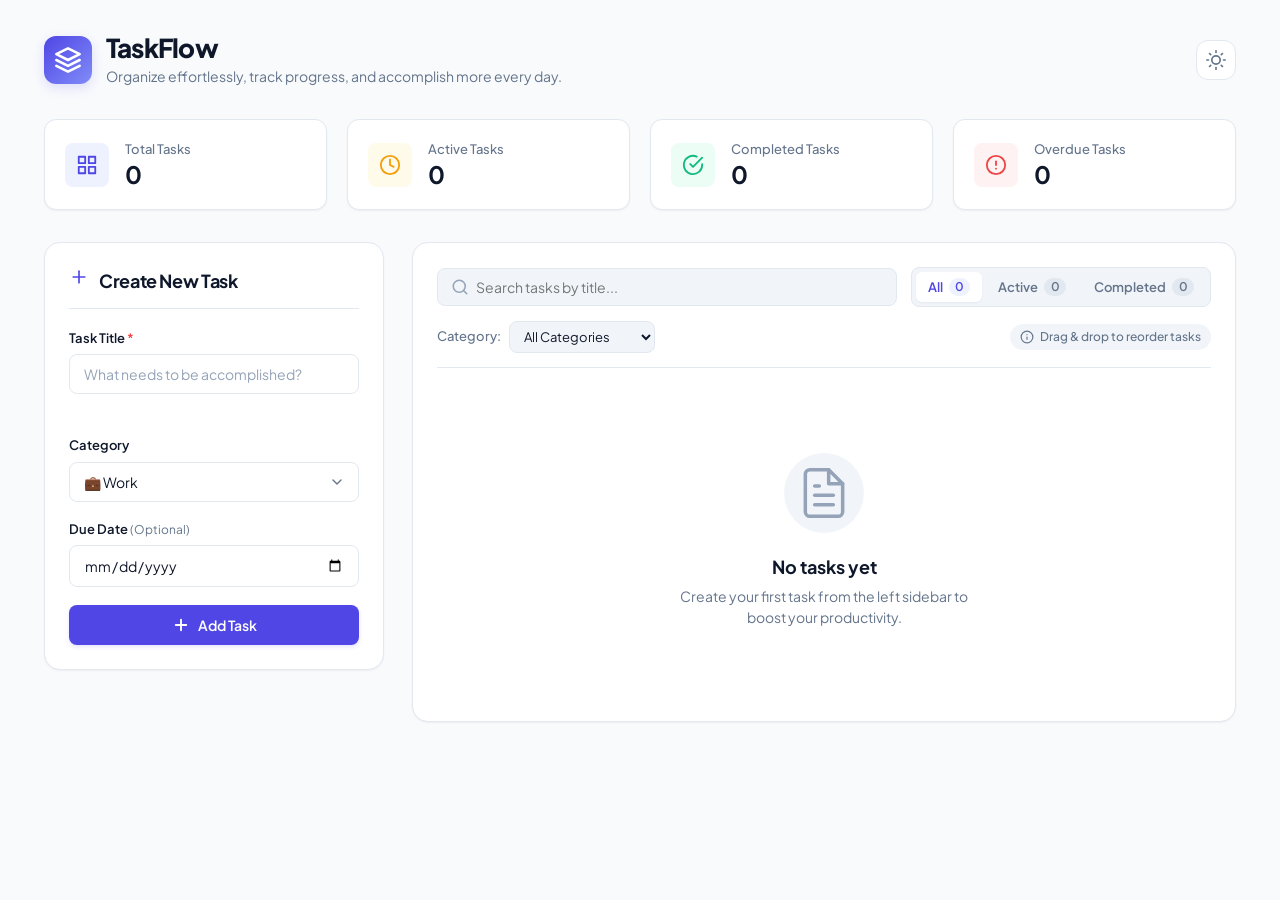
<file: Dynamic Task Manager & Productivity Tracker (CRUD)/index.html>
<!DOCTYPE html>
<html lang="en">
<head>
  <meta charset="UTF-8">
  <meta name="viewport" content="width=device-width, initial-scale=1.0">
  <meta name="description" content="TaskFlow - A modern, dynamic task manager and productivity tracker. Organize tasks, track stats, and boost your daily productivity.">
  <title>TaskFlow — Dynamic Task Manager & Productivity Tracker</title>
  <link rel="stylesheet" href="style.css">
  <!-- Preconnect to Google Fonts for sleek typography -->
  <link rel="preconnect" href="https://fonts.googleapis.com">
  <link rel="preconnect" href="https://fonts.gstatic.com" crossorigin>
  <link href="https://fonts.googleapis.com/css2?family=Plus+Jakarta+Sans:wght@400;500;600;700;800&display=swap" rel="stylesheet">
</head>
<body>
  <!-- App Container -->
  <div class="app-wrapper">
    <!-- Header -->
    <header class="app-header">
      <div class="header-content">
        <div class="brand">
          <div class="brand-logo" aria-hidden="true">
            <svg width="28" height="28" viewBox="0 0 24 24" fill="none" stroke="currentColor" stroke-width="2.2" stroke-linecap="round" stroke-linejoin="round">
              <path d="M12 2L2 7l10 5 10-5-10-5zM2 17l10 5 10-5M2 12l10 5 10-5"/>
            </svg>
          </div>
          <div class="brand-text">
            <h1 class="app-title">TaskFlow</h1>
            <p class="app-subtitle">Organize effortlessly, track progress, and accomplish more every day.</p>
          </div>
        </div>
        <div class="header-actions">
          <button id="themeToggleBtn" class="btn-icon" aria-label="Toggle color theme" title="Toggle color theme">
            <svg id="themeIconSun" class="icon-theme" width="20" height="20" viewBox="0 0 24 24" fill="none" stroke="currentColor" stroke-width="2" stroke-linecap="round" stroke-linejoin="round">
              <circle cx="12" cy="12" r="5"></circle>
              <line x1="12" y1="1" x2="12" y2="3"></line>
              <line x1="12" y1="21" x2="12" y2="23"></line>
              <line x1="4.22" y1="4.22" x2="5.64" y2="5.64"></line>
              <line x1="18.36" y1="18.36" x2="19.78" y2="19.78"></line>
              <line x1="1" y1="12" x2="3" y2="12"></line>
              <line x1="21" y1="12" x2="23" y2="12"></line>
              <line x1="4.22" y1="19.78" x2="5.64" y2="18.36"></line>
              <line x1="18.36" y1="5.64" x2="19.78" y2="4.22"></line>
            </svg>
            <svg id="themeIconMoon" class="icon-theme is-hidden" width="20" height="20" viewBox="0 0 24 24" fill="none" stroke="currentColor" stroke-width="2" stroke-linecap="round" stroke-linejoin="round">
              <path d="M21 12.79A9 9 0 1 1 11.21 3 7 7 0 0 0 21 12.79z"></path>
            </svg>
          </button>
        </div>
      </div>
    </header>

    <!-- Productivity Statistics Dashboard -->
    <section class="stats-section" aria-label="Productivity Statistics">
      <div class="stats-grid">
        <!-- Total Tasks -->
        <div class="stat-card stat-total">
          <div class="stat-icon-wrapper">
            <svg width="22" height="22" viewBox="0 0 24 24" fill="none" stroke="currentColor" stroke-width="2" stroke-linecap="round" stroke-linejoin="round">
              <rect x="3" y="3" width="7" height="7"></rect>
              <rect x="14" y="3" width="7" height="7"></rect>
              <rect x="14" y="14" width="7" height="7"></rect>
              <rect x="3" y="14" width="7" height="7"></rect>
            </svg>
          </div>
          <div class="stat-info">
            <span class="stat-label">Total Tasks</span>
            <span class="stat-value" id="statTotal">0</span>
          </div>
        </div>

        <!-- Active Tasks -->
        <div class="stat-card stat-active">
          <div class="stat-icon-wrapper">
            <svg width="22" height="22" viewBox="0 0 24 24" fill="none" stroke="currentColor" stroke-width="2" stroke-linecap="round" stroke-linejoin="round">
              <circle cx="12" cy="12" r="10"></circle>
              <polyline points="12 6 12 12 16 14"></polyline>
            </svg>
          </div>
          <div class="stat-info">
            <span class="stat-label">Active Tasks</span>
            <span class="stat-value" id="statActive">0</span>
          </div>
        </div>

        <!-- Completed Tasks -->
        <div class="stat-card stat-completed">
          <div class="stat-icon-wrapper">
            <svg width="22" height="22" viewBox="0 0 24 24" fill="none" stroke="currentColor" stroke-width="2" stroke-linecap="round" stroke-linejoin="round">
              <path d="M22 11.08V12a10 10 0 1 1-5.93-9.14"></path>
              <polyline points="22 4 12 14.01 9 11.01"></polyline>
            </svg>
          </div>
          <div class="stat-info">
            <span class="stat-label">Completed Tasks</span>
            <span class="stat-value" id="statCompleted">0</span>
          </div>
        </div>

        <!-- Overdue Tasks -->
        <div class="stat-card stat-overdue">
          <div class="stat-icon-wrapper">
            <svg width="22" height="22" viewBox="0 0 24 24" fill="none" stroke="currentColor" stroke-width="2" stroke-linecap="round" stroke-linejoin="round">
              <circle cx="12" cy="12" r="10"></circle>
              <line x1="12" y1="8" x2="12" y2="12"></line>
              <line x1="12" y1="16" x2="12.01" y2="16"></line>
            </svg>
          </div>
          <div class="stat-info">
            <span class="stat-label">Overdue Tasks</span>
            <span class="stat-value" id="statOverdue">0</span>
          </div>
        </div>
      </div>
    </section>

    <!-- Main Content Layout -->
    <main class="main-dashboard">
      <!-- Left Column: Task Creator Card -->
      <aside class="create-task-sidebar">
        <section class="card create-card" aria-labelledby="createTaskHeading">
          <div class="card-header">
            <div class="card-header-icon" aria-hidden="true">
              <svg width="20" height="20" viewBox="0 0 24 24" fill="none" stroke="currentColor" stroke-width="2" stroke-linecap="round" stroke-linejoin="round">
                <line x1="12" y1="5" x2="12" y2="19"></line>
                <line x1="5" y1="12" x2="19" y2="12"></line>
              </svg>
            </div>
            <h2 id="createTaskHeading" class="card-title">Create New Task</h2>
          </div>

          <form id="createTaskForm" class="task-form" novalidate>
            <!-- Task Title Input -->
            <div class="form-group">
              <label for="taskTitleInput" class="form-label">
                Task Title <span class="required-asterisk" aria-hidden="true">*</span>
              </label>
              <input
                type="text"
                id="taskTitleInput"
                class="form-input"
                placeholder="What needs to be accomplished?"
                maxlength="150"
                autocomplete="off"
                required
              >
              <div id="createTitleError" class="validation-message" role="alert" aria-live="polite"></div>
            </div>

            <!-- Task Category Selector -->
            <div class="form-group">
              <label for="taskCategorySelect" class="form-label">Category</label>
              <div class="select-wrapper">
                <select id="taskCategorySelect" class="form-select">
                  <option value="Work">💼 Work</option>
                  <option value="Personal">🏡 Personal</option>
                  <option value="Study">📚 Study</option>
                  <option value="Other">✨ Other</option>
                </select>
                <svg class="select-arrow" width="16" height="16" viewBox="0 0 24 24" fill="none" stroke="currentColor" stroke-width="2" stroke-linecap="round" stroke-linejoin="round">
                  <polyline points="6 9 12 15 18 9"></polyline>
                </svg>
              </div>
            </div>

            <!-- Task Due Date Input -->
            <div class="form-group">
              <label for="taskDueDateInput" class="form-label">
                Due Date <span class="optional-tag">(Optional)</span>
              </label>
              <input
                type="date"
                id="taskDueDateInput"
                class="form-input date-input"
              >
            </div>

            <!-- Submit Button -->
            <button type="submit" id="addTaskBtn" class="btn btn-primary btn-block">
              <svg width="18" height="18" viewBox="0 0 24 24" fill="none" stroke="currentColor" stroke-width="2.5" stroke-linecap="round" stroke-linejoin="round">
                <line x1="12" y1="5" x2="12" y2="19"></line>
                <line x1="5" y1="12" x2="19" y2="12"></line>
              </svg>
              <span>Add Task</span>
            </button>
          </form>
        </section>
      </aside>

      <!-- Right Column: Task Management, Filters, Search & Task List -->
      <section class="task-manager-area" aria-label="Task Management Area">
        <div class="card task-list-card">
          <!-- Filter & Search Toolbar -->
          <div class="list-toolbar">
            <!-- Search bar -->
            <div class="search-box">
              <svg class="search-icon" width="18" height="18" viewBox="0 0 24 24" fill="none" stroke="currentColor" stroke-width="2" stroke-linecap="round" stroke-linejoin="round">
                <circle cx="11" cy="11" r="8"></circle>
                <line x1="21" y1="21" x2="16.65" y2="16.65"></line>
              </svg>
              <input
                type="text"
                id="searchInput"
                class="search-input"
                placeholder="Search tasks by title..."
                autocomplete="off"
                aria-label="Search tasks"
              >
              <button type="button" id="clearSearchBtn" class="clear-search-btn is-hidden" aria-label="Clear search input">
                <svg width="14" height="14" viewBox="0 0 24 24" fill="none" stroke="currentColor" stroke-width="2" stroke-linecap="round" stroke-linejoin="round">
                  <line x1="18" y1="6" x2="6" y2="18"></line>
                  <line x1="6" y1="6" x2="18" y2="18"></line>
                </svg>
              </button>
            </div>

            <!-- Status Filters -->
            <div class="filter-controls" role="group" aria-label="Task Status Filters">
              <button type="button" class="filter-btn is-active" data-filter="all">
                All <span class="filter-count" id="countFilterAll">0</span>
              </button>
              <button type="button" class="filter-btn" data-filter="active">
                Active <span class="filter-count" id="countFilterActive">0</span>
              </button>
              <button type="button" class="filter-btn" data-filter="completed">
                Completed <span class="filter-count" id="countFilterCompleted">0</span>
              </button>
            </div>
          </div>

          <!-- Secondary Toolbar: Category filter & Drag hint -->
          <div class="sub-toolbar">
            <div class="category-filter-group">
              <label for="categoryFilterSelect" class="sub-toolbar-label">Category:</label>
              <select id="categoryFilterSelect" class="form-select select-sm">
                <option value="all">All Categories</option>
                <option value="Work">💼 Work</option>
                <option value="Personal">🏡 Personal</option>
                <option value="Study">📚 Study</option>
                <option value="Other">✨ Other</option>
              </select>
            </div>

            <div class="reorder-info-badge" id="reorderInfoBadge" aria-live="polite">
              <svg width="14" height="14" viewBox="0 0 24 24" fill="none" stroke="currentColor" stroke-width="2" stroke-linecap="round" stroke-linejoin="round">
                <circle cx="12" cy="12" r="10"></circle>
                <line x1="12" y1="16" x2="12" y2="12"></line>
                <line x1="12" y1="8" x2="12.01" y2="8"></line>
              </svg>
              <span id="reorderInfoText">Drag &amp; drop to reorder tasks</span>
            </div>
          </div>

          <!-- Task List Container -->
          <div class="task-list-wrapper">
            <ul id="taskList" class="task-list" aria-label="Tasks list">
              <!-- Dynamically populated tasks -->
            </ul>

            <!-- Empty State Display -->
            <div id="emptyState" class="empty-state is-hidden">
              <div class="empty-state-icon" id="emptyStateIcon">
                <svg width="56" height="56" viewBox="0 0 24 24" fill="none" stroke="currentColor" stroke-width="1.5" stroke-linecap="round" stroke-linejoin="round">
                  <path d="M14 2H6a2 2 0 0 0-2 2v16a2 2 0 0 0 2 2h12a2 2 0 0 0 2-2V8z"></path>
                  <polyline points="14 2 14 8 20 8"></polyline>
                  <line x1="16" y1="13" x2="8" y2="13"></line>
                  <line x1="16" y1="17" x2="8" y2="17"></line>
                  <polyline points="10 9 9 9 8 9"></polyline>
                </svg>
              </div>
              <h3 class="empty-state-title" id="emptyStateTitle">No tasks found</h3>
              <p class="empty-state-text" id="emptyStateText">Get started by creating a new task from the sidebar.</p>
            </div>
          </div>
        </div>
      </section>
    </main>
  </div>

  <!-- Edit Task Modal -->
  <div id="editModal" class="modal-backdrop is-hidden" role="dialog" aria-modal="true" aria-labelledby="editModalTitle">
    <div class="modal-card">
      <div class="modal-header">
        <h3 id="editModalTitle" class="modal-title">Edit Task</h3>
        <button type="button" id="closeEditModalBtn" class="btn-icon modal-close-btn" aria-label="Close edit modal">
          <svg width="20" height="20" viewBox="0 0 24 24" fill="none" stroke="currentColor" stroke-width="2" stroke-linecap="round" stroke-linejoin="round">
            <line x1="18" y1="6" x2="6" y2="18"></line>
            <line x1="6" y1="6" x2="18" y2="18"></line>
          </svg>
        </button>
      </div>

      <form id="editTaskForm" class="task-form" novalidate>
        <input type="hidden" id="editTaskId">
        
        <div class="form-group">
          <label for="editTaskTitleInput" class="form-label">
            Task Title <span class="required-asterisk" aria-hidden="true">*</span>
          </label>
          <input
            type="text"
            id="editTaskTitleInput"
            class="form-input"
            maxlength="150"
            autocomplete="off"
            required
          >
          <div id="editTitleError" class="validation-message" role="alert" aria-live="polite"></div>
        </div>

        <div class="form-group">
          <label for="editTaskCategorySelect" class="form-label">Category</label>
          <div class="select-wrapper">
            <select id="editTaskCategorySelect" class="form-select">
              <option value="Work">💼 Work</option>
              <option value="Personal">🏡 Personal</option>
              <option value="Study">📚 Study</option>
              <option value="Other">✨ Other</option>
            </select>
            <svg class="select-arrow" width="16" height="16" viewBox="0 0 24 24" fill="none" stroke="currentColor" stroke-width="2" stroke-linecap="round" stroke-linejoin="round">
              <polyline points="6 9 12 15 18 9"></polyline>
            </svg>
          </div>
        </div>

        <div class="form-group">
          <label for="editTaskDueDateInput" class="form-label">
            Due Date <span class="optional-tag">(Optional)</span>
          </label>
          <input
            type="date"
            id="editTaskDueDateInput"
            class="form-input date-input"
          >
        </div>

        <div class="modal-footer">
          <button type="button" id="cancelEditBtn" class="btn btn-secondary">Cancel</button>
          <button type="submit" id="saveEditBtn" class="btn btn-primary">Save Changes</button>
        </div>
      </form>
    </div>
  </div>

  <!-- Delete Confirmation Modal -->
  <div id="deleteModal" class="modal-backdrop is-hidden" role="alertdialog" aria-modal="true" aria-labelledby="deleteModalTitle" aria-describedby="deleteModalDesc">
    <div class="modal-card modal-card-sm">
      <div class="modal-danger-icon" aria-hidden="true">
        <svg width="28" height="28" viewBox="0 0 24 24" fill="none" stroke="currentColor" stroke-width="2" stroke-linecap="round" stroke-linejoin="round">
          <path d="M10.29 3.86L1.82 18a2 2 0 0 0 1.71 3h16.94a2 2 0 0 0 1.71-3L13.71 3.86a2 2 0 0 0-3.42 0z"></path>
          <line x1="12" y1="9" x2="12" y2="13"></line>
          <line x1="12" y1="17" x2="12.01" y2="17"></line>
        </svg>
      </div>
      <h3 id="deleteModalTitle" class="modal-title text-center">Delete Task?</h3>
      <p id="deleteModalDesc" class="modal-desc text-center">
        Are you sure you want to permanently delete <strong id="deleteTaskTitleSpan">this task</strong>? This action cannot be undone.
      </p>

      <div class="modal-footer modal-footer-center">
        <button type="button" id="cancelDeleteBtn" class="btn btn-secondary">Cancel</button>
        <button type="button" id="confirmDeleteBtn" class="btn btn-danger">Delete Task</button>
      </div>
    </div>
  </div>

  <!-- Toast Notification Container -->
  <div id="toastContainer" class="toast-container" aria-live="assertive" aria-atomic="true"></div>

  <!-- Application Logic -->
  <script src="script.js"></script>
</body>
</html>
</file>
<file: Dynamic Task Manager & Productivity Tracker (CRUD)/style.css>
/* ==========================================================================
   TaskFlow — Modern Task Manager & Productivity Tracker Stylesheet
   ========================================================================== */

/* --------------------------------------------------------------------------
   CSS Custom Properties (Color Palette, Spacing, Typography & Shadows)
   -------------------------------------------------------------------------- */
:root {
  /* Brand & Theme Colors (Light Mode Default) */
  --bg-primary: #f8fafc;
  --bg-surface: #ffffff;
  --bg-surface-elevated: #ffffff;
  --bg-subtle: #f1f5f9;
  --bg-hover: #e2e8f0;

  --text-main: #0f172a;
  --text-muted: #64748b;
  --text-subtle: #94a3b8;
  --text-inverse: #ffffff;

  --border-light: #e2e8f0;
  --border-focus: #6366f1;

  /* Accent Colors */
  --primary: #4f46e5;
  --primary-hover: #4338ca;
  --primary-light: #eef2ff;
  --primary-glow: rgba(79, 70, 229, 0.15);

  --success: #10b981;
  --success-light: #ecfdf5;
  --success-border: #a7f3d0;

  --danger: #ef4444;
  --danger-hover: #dc2626;
  --danger-light: #fef2f2;
  --danger-border: #fecaca;

  --warning: #f59e0b;
  --warning-light: #fffbeb;

  /* Category Badges */
  --cat-work-bg: #eff6ff;
  --cat-work-text: #1d4ed8;
  --cat-work-border: #bfdbfe;

  --cat-personal-bg: #f0fdf4;
  --cat-personal-text: #15803d;
  --cat-personal-border: #bbf7d0;

  --cat-study-bg: #fffbeb;
  --cat-study-text: #b45309;
  --cat-study-border: #fde68a;

  --cat-other-bg: #f5f3ff;
  --cat-other-text: #6d28d9;
  --cat-other-border: #ddd6fe;

  /* Shadows */
  --shadow-sm: 0 1px 2px 0 rgba(0, 0, 0, 0.05);
  --shadow-md: 0 4px 6px -1px rgba(0, 0, 0, 0.07), 0 2px 4px -2px rgba(0, 0, 0, 0.05);
  --shadow-lg: 0 10px 15px -3px rgba(0, 0, 0, 0.08), 0 4px 6px -4px rgba(0, 0, 0, 0.04);
  --shadow-xl: 0 20px 25px -5px rgba(0, 0, 0, 0.1), 0 8px 10px -6px rgba(0, 0, 0, 0.05);

  /* Radius & Transitions */
  --radius-sm: 8px;
  --radius-md: 12px;
  --radius-lg: 16px;
  --radius-full: 9999px;

  --transition-fast: 0.15s ease;
  --transition-normal: 0.25s ease;
  --transition-bounce: 0.3s cubic-bezier(0.34, 1.56, 0.64, 1);
}

/* Dark Mode Theme Overrides */
[data-theme="dark"] {
  --bg-primary: #0b0f19;
  --bg-surface: #131b2e;
  --bg-surface-elevated: #1a243d;
  --bg-subtle: #1e293b;
  --bg-hover: #334155;

  --text-main: #f8fafc;
  --text-muted: #94a3b8;
  --text-subtle: #64748b;
  --text-inverse: #0f172a;

  --border-light: #25334d;
  --border-focus: #818cf8;

  --primary: #6366f1;
  --primary-hover: #4f46e5;
  --primary-light: rgba(99, 102, 241, 0.15);
  --primary-glow: rgba(99, 102, 241, 0.3);

  --success-light: rgba(16, 185, 129, 0.15);
  --success-border: rgba(16, 185, 129, 0.3);

  --danger-light: rgba(239, 68, 68, 0.15);
  --danger-border: rgba(239, 68, 68, 0.3);

  --warning-light: rgba(245, 158, 11, 0.15);

  --cat-work-bg: rgba(37, 99, 235, 0.18);
  --cat-work-text: #93c5fd;
  --cat-work-border: rgba(59, 130, 246, 0.3);

  --cat-personal-bg: rgba(21, 128, 61, 0.18);
  --cat-personal-text: #86efac;
  --cat-personal-border: rgba(34, 197, 94, 0.3);

  --cat-study-bg: rgba(180, 83, 9, 0.2);
  --cat-study-text: #fde047;
  --cat-study-border: rgba(234, 179, 8, 0.3);

  --cat-other-bg: rgba(109, 40, 217, 0.2);
  --cat-other-text: #d8b4fe;
  --cat-other-border: rgba(168, 85, 247, 0.3);

  --shadow-sm: 0 1px 2px 0 rgba(0, 0, 0, 0.3);
  --shadow-md: 0 4px 6px -1px rgba(0, 0, 0, 0.4), 0 2px 4px -2px rgba(0, 0, 0, 0.3);
  --shadow-lg: 0 10px 15px -3px rgba(0, 0, 0, 0.5), 0 4px 6px -4px rgba(0, 0, 0, 0.4);
  --shadow-xl: 0 20px 25px -5px rgba(0, 0, 0, 0.6), 0 8px 10px -6px rgba(0, 0, 0, 0.5);
}

/* --------------------------------------------------------------------------
   Reset & Base Styles
   -------------------------------------------------------------------------- */
*, *::before, *::after {
  box-sizing: border-box;
  margin: 0;
  padding: 0;
}

body {
  font-family: 'Plus Jakarta Sans', system-ui, -apple-system, BlinkMacSystemFont, 'Segoe UI', Roboto, sans-serif;
  background-color: var(--bg-primary);
  color: var(--text-main);
  line-height: 1.5;
  -webkit-font-smoothing: antialiased;
  -moz-osx-font-smoothing: grayscale;
  min-height: 100vh;
  transition: background-color var(--transition-normal), color var(--transition-normal);
}

/* Accessible focus visible indicators */
:focus-visible {
  outline: 2px solid var(--border-focus);
  outline-offset: 2px;
}

/* Helper Utilities */
.is-hidden {
  display: none !important;
}

.text-center {
  text-align: center;
}

/* --------------------------------------------------------------------------
   App Layout
   -------------------------------------------------------------------------- */
.app-wrapper {
  max-width: 1240px;
  margin: 0 auto;
  padding: 1.5rem 1rem 3rem 1rem;
}

@media (min-width: 640px) {
  .app-wrapper {
    padding: 2rem 1.5rem 4rem 1.5rem;
  }
}

/* --------------------------------------------------------------------------
   Header
   -------------------------------------------------------------------------- */
.app-header {
  margin-bottom: 2rem;
}

.header-content {
  display: flex;
  justify-content: space-between;
  align-items: center;
  gap: 1rem;
}

.brand {
  display: flex;
  align-items: center;
  gap: 0.875rem;
}

.brand-logo {
  display: flex;
  align-items: center;
  justify-content: center;
  width: 48px;
  height: 48px;
  background: linear-gradient(135deg, var(--primary), #818cf8);
  color: #ffffff;
  border-radius: var(--radius-md);
  box-shadow: 0 4px 12px var(--primary-glow);
  flex-shrink: 0;
}

.app-title {
  font-size: 1.625rem;
  font-weight: 800;
  letter-spacing: -0.03em;
  color: var(--text-main);
  line-height: 1.2;
}

.app-subtitle {
  font-size: 0.875rem;
  color: var(--text-muted);
  margin-top: 0.2rem;
}

/* Theme Toggle Button */
.btn-icon {
  display: inline-flex;
  align-items: center;
  justify-content: center;
  width: 40px;
  height: 40px;
  border-radius: var(--radius-md);
  border: 1px solid var(--border-light);
  background-color: var(--bg-surface);
  color: var(--text-muted);
  cursor: pointer;
  transition: all var(--transition-fast);
}

.btn-icon:hover {
  background-color: var(--bg-hover);
  color: var(--text-main);
  border-color: var(--text-subtle);
}

/* --------------------------------------------------------------------------
   Productivity Statistics Cards
   -------------------------------------------------------------------------- */
.stats-section {
  margin-bottom: 2rem;
}

.stats-grid {
  display: grid;
  grid-template-columns: repeat(2, 1fr);
  gap: 1rem;
}

@media (min-width: 840px) {
  .stats-grid {
    grid-template-columns: repeat(4, 1fr);
    gap: 1.25rem;
  }
}

.stat-card {
  background-color: var(--bg-surface);
  border: 1px solid var(--border-light);
  border-radius: var(--radius-md);
  padding: 1.25rem;
  display: flex;
  align-items: center;
  gap: 1rem;
  box-shadow: var(--shadow-sm);
  transition: transform var(--transition-fast), box-shadow var(--transition-fast);
}

.stat-card:hover {
  transform: translateY(-2px);
  box-shadow: var(--shadow-md);
}

.stat-icon-wrapper {
  display: flex;
  align-items: center;
  justify-content: center;
  width: 44px;
  height: 44px;
  border-radius: var(--radius-sm);
  flex-shrink: 0;
}

.stat-total .stat-icon-wrapper {
  background-color: var(--primary-light);
  color: var(--primary);
}

.stat-active .stat-icon-wrapper {
  background-color: var(--warning-light);
  color: var(--warning);
}

.stat-completed .stat-icon-wrapper {
  background-color: var(--success-light);
  color: var(--success);
}

.stat-overdue .stat-icon-wrapper {
  background-color: var(--danger-light);
  color: var(--danger);
}

.stat-info {
  display: flex;
  flex-direction: column;
}

.stat-label {
  font-size: 0.8125rem;
  font-weight: 500;
  color: var(--text-muted);
}

.stat-value {
  font-size: 1.5rem;
  font-weight: 700;
  letter-spacing: -0.02em;
  color: var(--text-main);
  line-height: 1.2;
}

/* --------------------------------------------------------------------------
   Main Dashboard Layout (Sidebar + Task Area)
   -------------------------------------------------------------------------- */
.main-dashboard {
  display: grid;
  grid-template-columns: 1fr;
  gap: 1.5rem;
  align-items: start;
}

@media (min-width: 960px) {
  .main-dashboard {
    grid-template-columns: 340px 1fr;
    gap: 1.75rem;
  }
}

/* --------------------------------------------------------------------------
   Card Components
   -------------------------------------------------------------------------- */
.card {
  background-color: var(--bg-surface);
  border: 1px solid var(--border-light);
  border-radius: var(--radius-lg);
  box-shadow: var(--shadow-sm);
  padding: 1.5rem;
}

.card-header {
  display: flex;
  align-items: center;
  gap: 0.625rem;
  margin-bottom: 1.25rem;
  padding-bottom: 0.875rem;
  border-bottom: 1px solid var(--border-light);
}

.card-header-icon {
  color: var(--primary);
}

.card-title {
  font-size: 1.125rem;
  font-weight: 700;
  color: var(--text-main);
  letter-spacing: -0.02em;
}

/* --------------------------------------------------------------------------
   Forms & Inputs
   -------------------------------------------------------------------------- */
.task-form {
  display: flex;
  flex-direction: column;
  gap: 1.125rem;
}

.form-group {
  display: flex;
  flex-direction: column;
  gap: 0.375rem;
}

.form-label {
  font-size: 0.8125rem;
  font-weight: 600;
  color: var(--text-main);
}

.required-asterisk {
  color: var(--danger);
}

.optional-tag {
  font-size: 0.75rem;
  font-weight: 400;
  color: var(--text-muted);
}

.form-input,
.form-select {
  width: 100%;
  padding: 0.625rem 0.875rem;
  font-family: inherit;
  font-size: 0.875rem;
  color: var(--text-main);
  background-color: var(--bg-surface);
  border: 1px solid var(--border-light);
  border-radius: var(--radius-sm);
  transition: border-color var(--transition-fast), box-shadow var(--transition-fast), background-color var(--transition-fast);
}

.form-input:focus,
.form-select:focus {
  border-color: var(--primary);
  box-shadow: 0 0 0 3px var(--primary-light);
  outline: none;
}

.form-input::placeholder {
  color: var(--text-subtle);
}

.date-input {
  color-scheme: light;
}

[data-theme="dark"] .date-input {
  color-scheme: dark;
}

/* Custom Select with chevron */
.select-wrapper {
  position: relative;
  display: flex;
  align-items: center;
}

.select-wrapper .form-select {
  appearance: none;
  padding-right: 2.25rem;
  cursor: pointer;
}

.select-arrow {
  position: absolute;
  right: 0.875rem;
  pointer-events: none;
  color: var(--text-muted);
}

/* Validation Message */
.validation-message {
  font-size: 0.75rem;
  font-weight: 500;
  color: var(--danger);
  min-height: 1rem;
  margin-top: 0.125rem;
  transition: opacity var(--transition-fast);
}

/* --------------------------------------------------------------------------
   Buttons
   -------------------------------------------------------------------------- */
.btn {
  display: inline-flex;
  align-items: center;
  justify-content: center;
  gap: 0.5rem;
  font-family: inherit;
  font-size: 0.875rem;
  font-weight: 600;
  padding: 0.625rem 1.125rem;
  border-radius: var(--radius-sm);
  border: 1px solid transparent;
  cursor: pointer;
  transition: all var(--transition-fast);
  text-decoration: none;
  user-select: none;
}

.btn-block {
  width: 100%;
}

.btn-primary {
  background-color: var(--primary);
  color: #ffffff;
  box-shadow: 0 2px 4px var(--primary-glow);
}

.btn-primary:hover {
  background-color: var(--primary-hover);
  box-shadow: 0 4px 8px var(--primary-glow);
}

.btn-primary:active {
  transform: translateY(1px);
}

.btn-secondary {
  background-color: var(--bg-subtle);
  color: var(--text-main);
  border-color: var(--border-light);
}

.btn-secondary:hover {
  background-color: var(--bg-hover);
}

.btn-danger {
  background-color: var(--danger);
  color: #ffffff;
}

.btn-danger:hover {
  background-color: var(--danger-hover);
}

/* --------------------------------------------------------------------------
   Task List Area & Toolbar
   -------------------------------------------------------------------------- */
.task-list-card {
  padding: 1.5rem;
  min-height: 480px;
  display: flex;
  flex-direction: column;
}

.list-toolbar {
  display: flex;
  flex-direction: column;
  gap: 0.875rem;
  margin-bottom: 0.875rem;
}

@media (min-width: 640px) {
  .list-toolbar {
    flex-direction: row;
    align-items: center;
    justify-content: space-between;
  }
}

/* Search Box */
.search-box {
  position: relative;
  display: flex;
  align-items: center;
  flex: 1;
  min-width: 220px;
}

.search-icon {
  position: absolute;
  left: 0.875rem;
  color: var(--text-subtle);
  pointer-events: none;
}

.search-input {
  width: 100%;
  padding: 0.5625rem 2.25rem 0.5625rem 2.375rem;
  font-family: inherit;
  font-size: 0.875rem;
  color: var(--text-main);
  background-color: var(--bg-subtle);
  border: 1px solid var(--border-light);
  border-radius: var(--radius-sm);
  transition: all var(--transition-fast);
}

.search-input:focus {
  background-color: var(--bg-surface);
  border-color: var(--primary);
  box-shadow: 0 0 0 3px var(--primary-light);
  outline: none;
}

.clear-search-btn {
  position: absolute;
  right: 0.625rem;
  background: none;
  border: none;
  color: var(--text-subtle);
  cursor: pointer;
  padding: 0.25rem;
  display: flex;
  align-items: center;
  justify-content: center;
  border-radius: var(--radius-full);
}

.clear-search-btn:hover {
  color: var(--text-main);
  background-color: var(--bg-hover);
}

/* Filter Controls */
.filter-controls {
  display: inline-flex;
  background-color: var(--bg-subtle);
  border: 1px solid var(--border-light);
  border-radius: var(--radius-sm);
  padding: 0.25rem;
  gap: 0.25rem;
  flex-shrink: 0;
}

.filter-btn {
  background: transparent;
  border: none;
  font-family: inherit;
  font-size: 0.8125rem;
  font-weight: 600;
  color: var(--text-muted);
  padding: 0.375rem 0.75rem;
  border-radius: calc(var(--radius-sm) - 2px);
  cursor: pointer;
  display: flex;
  align-items: center;
  gap: 0.375rem;
  transition: all var(--transition-fast);
}

.filter-btn:hover {
  color: var(--text-main);
}

.filter-btn.is-active {
  background-color: var(--bg-surface);
  color: var(--primary);
  box-shadow: var(--shadow-sm);
}

.filter-count {
  font-size: 0.75rem;
  padding: 0.1rem 0.4rem;
  border-radius: var(--radius-full);
  background-color: var(--bg-hover);
  color: var(--text-muted);
}

.filter-btn.is-active .filter-count {
  background-color: var(--primary-light);
  color: var(--primary);
}

/* Sub Toolbar (Category filter & Drag Status badge) */
.sub-toolbar {
  display: flex;
  flex-wrap: wrap;
  align-items: center;
  justify-content: space-between;
  gap: 0.75rem;
  padding-bottom: 0.875rem;
  margin-bottom: 1rem;
  border-bottom: 1px solid var(--border-light);
}

.category-filter-group {
  display: flex;
  align-items: center;
  gap: 0.5rem;
}

.sub-toolbar-label {
  font-size: 0.8125rem;
  font-weight: 500;
  color: var(--text-muted);
}

.select-sm {
  padding: 0.375rem 1.75rem 0.375rem 0.625rem;
  font-size: 0.8125rem;
  border-radius: var(--radius-sm);
  background-color: var(--bg-subtle);
  border-color: var(--border-light);
  width: auto;
}

.reorder-info-badge {
  display: inline-flex;
  align-items: center;
  gap: 0.375rem;
  font-size: 0.75rem;
  font-weight: 500;
  color: var(--text-muted);
  background-color: var(--bg-subtle);
  padding: 0.25rem 0.625rem;
  border-radius: var(--radius-full);
  transition: color var(--transition-fast), background-color var(--transition-fast);
}

.reorder-info-badge.is-disabled {
  color: var(--text-subtle);
  opacity: 0.75;
}

/* --------------------------------------------------------------------------
   Task List & Task Card
   -------------------------------------------------------------------------- */
.task-list-wrapper {
  flex: 1;
  display: flex;
  flex-direction: column;
}

.task-list {
  list-style: none;
  display: flex;
  flex-direction: column;
  gap: 0.75rem;
}

/* Individual Task Item Card */
.task-item {
  background-color: var(--bg-surface);
  border: 1px solid var(--border-light);
  border-radius: var(--radius-md);
  padding: 0.875rem 1rem;
  display: flex;
  align-items: center;
  gap: 0.875rem;
  transition: border-color var(--transition-fast), box-shadow var(--transition-fast), background-color var(--transition-fast), opacity var(--transition-fast), transform var(--transition-fast);
  cursor: grab;
  position: relative;
}

.task-item:active {
  cursor: grabbing;
}

.task-item:hover {
  border-color: var(--border-focus);
  box-shadow: var(--shadow-sm);
}

/* Drag & Drop Visual Classes */
.task-item.is-dragging {
  opacity: 0.45;
  background-color: var(--bg-subtle);
  border: 1px dashed var(--primary);
  box-shadow: var(--shadow-lg);
}

.task-item.drag-over-top {
  border-top: 2px solid var(--primary);
}

.task-item.drag-over-bottom {
  border-bottom: 2px solid var(--primary);
}

/* Drag Handle */
.drag-handle {
  display: flex;
  align-items: center;
  justify-content: center;
  color: var(--text-subtle);
  cursor: grab;
  padding: 0.25rem 0;
  transition: color var(--transition-fast);
  flex-shrink: 0;
}

.drag-handle:hover {
  color: var(--text-main);
}

/* Completion Checkbox */
.task-checkbox-label {
  display: flex;
  align-items: center;
  cursor: pointer;
  position: relative;
  flex-shrink: 0;
}

.task-checkbox {
  appearance: none;
  width: 20px;
  height: 20px;
  border: 2px solid var(--text-subtle);
  border-radius: 6px;
  background-color: transparent;
  cursor: pointer;
  transition: all var(--transition-fast);
  display: grid;
  place-content: center;
}

.task-checkbox:hover {
  border-color: var(--primary);
}

.task-checkbox:checked {
  background-color: var(--success);
  border-color: var(--success);
}

.task-checkbox:checked::before {
  content: "";
  width: 10px;
  height: 6px;
  border-left: 2px solid #ffffff;
  border-bottom: 2px solid #ffffff;
  transform: rotate(-45deg) translate(1px, -1px);
}

/* Task Content */
.task-content {
  flex: 1;
  min-width: 0; /* Prevents text overflow */
  display: flex;
  flex-direction: column;
  gap: 0.375rem;
}

.task-header-row {
  display: flex;
  align-items: center;
  gap: 0.5rem;
  flex-wrap: wrap;
}

.task-title {
  font-size: 0.9375rem;
  font-weight: 600;
  color: var(--text-main);
  word-break: break-word;
  transition: color var(--transition-normal), text-decoration var(--transition-normal);
}

/* Task Meta Details (Category, Due Date, Overdue) */
.task-meta {
  display: flex;
  align-items: center;
  flex-wrap: wrap;
  gap: 0.5rem;
}

/* Category Badges */
.badge-category {
  font-size: 0.75rem;
  font-weight: 600;
  padding: 0.15rem 0.5rem;
  border-radius: var(--radius-full);
  display: inline-flex;
  align-items: center;
  gap: 0.25rem;
  border: 1px solid transparent;
}

.badge-cat-work {
  background-color: var(--cat-work-bg);
  color: var(--cat-work-text);
  border-color: var(--cat-work-border);
}

.badge-cat-personal {
  background-color: var(--cat-personal-bg);
  color: var(--cat-personal-text);
  border-color: var(--cat-personal-border);
}

.badge-cat-study {
  background-color: var(--cat-study-bg);
  color: var(--cat-study-text);
  border-color: var(--cat-study-border);
}

.badge-cat-other {
  background-color: var(--cat-other-bg);
  color: var(--cat-other-text);
  border-color: var(--cat-other-border);
}

/* Due Date Badge */
.badge-due-date {
  font-size: 0.75rem;
  font-weight: 500;
  color: var(--text-muted);
  display: inline-flex;
  align-items: center;
  gap: 0.25rem;
}

/* Overdue Badge */
.badge-overdue {
  font-size: 0.75rem;
  font-weight: 600;
  color: var(--danger);
  background-color: var(--danger-light);
  border: 1px solid var(--danger-border);
  padding: 0.15rem 0.5rem;
  border-radius: var(--radius-full);
  display: inline-flex;
  align-items: center;
  gap: 0.25rem;
}

/* Status Pill */
.badge-status {
  font-size: 0.7rem;
  font-weight: 600;
  text-transform: uppercase;
  letter-spacing: 0.04em;
  padding: 0.1rem 0.4rem;
  border-radius: var(--radius-full);
}

.badge-status-active {
  background-color: var(--primary-light);
  color: var(--primary);
}

.badge-status-completed {
  background-color: var(--success-light);
  color: var(--success);
}

/* Completed Task State */
.task-item.is-completed {
  background-color: var(--bg-subtle);
  border-color: var(--border-light);
}

.task-item.is-completed .task-title {
  text-decoration: line-through;
  color: var(--text-muted);
}

.task-item.is-completed .badge-category {
  opacity: 0.75;
}

/* Task Actions (Edit & Delete) */
.task-actions {
  display: flex;
  align-items: center;
  gap: 0.25rem;
  flex-shrink: 0;
}

.action-btn {
  background: none;
  border: 1px solid transparent;
  color: var(--text-subtle);
  cursor: pointer;
  padding: 0.375rem;
  border-radius: var(--radius-sm);
  display: inline-flex;
  align-items: center;
  justify-content: center;
  transition: all var(--transition-fast);
}

.action-btn:hover {
  background-color: var(--bg-hover);
  color: var(--text-main);
}

.action-btn.btn-edit:hover {
  color: var(--primary);
  border-color: var(--primary-light);
}

.action-btn.btn-delete:hover {
  color: var(--danger);
  border-color: var(--danger-light);
}

/* --------------------------------------------------------------------------
   Empty State Display
   -------------------------------------------------------------------------- */
.empty-state {
  display: flex;
  flex-direction: column;
  align-items: center;
  justify-content: center;
  text-align: center;
  padding: 3.5rem 1rem;
  flex: 1;
}

.empty-state-icon {
  display: flex;
  align-items: center;
  justify-content: center;
  width: 80px;
  height: 80px;
  border-radius: var(--radius-full);
  background-color: var(--bg-subtle);
  color: var(--text-subtle);
  margin-bottom: 1.25rem;
}

.empty-state-title {
  font-size: 1.125rem;
  font-weight: 700;
  color: var(--text-main);
  margin-bottom: 0.375rem;
}

.empty-state-text {
  font-size: 0.875rem;
  color: var(--text-muted);
  max-width: 320px;
}

/* --------------------------------------------------------------------------
   Modals (Edit & Delete Confirmation)
   -------------------------------------------------------------------------- */
.modal-backdrop {
  position: fixed;
  inset: 0;
  background-color: rgba(15, 23, 42, 0.55);
  backdrop-filter: blur(4px);
  -webkit-backdrop-filter: blur(4px);
  display: flex;
  align-items: center;
  justify-content: center;
  padding: 1rem;
  z-index: 1000;
  animation: fadeIn 0.2s ease-out;
}

.modal-card {
  background-color: var(--bg-surface-elevated);
  border: 1px solid var(--border-light);
  border-radius: var(--radius-lg);
  box-shadow: var(--shadow-xl);
  width: 100%;
  max-width: 480px;
  padding: 1.5rem;
  position: relative;
  animation: slideUp 0.25s cubic-bezier(0.16, 1, 0.3, 1);
}

.modal-card-sm {
  max-width: 420px;
}

.modal-header {
  display: flex;
  justify-content: space-between;
  align-items: center;
  margin-bottom: 1.25rem;
}

.modal-title {
  font-size: 1.25rem;
  font-weight: 700;
  color: var(--text-main);
}

.modal-close-btn {
  border: none;
  background: transparent;
}

.modal-desc {
  font-size: 0.9375rem;
  color: var(--text-muted);
  margin-bottom: 1.5rem;
  line-height: 1.5;
}

.modal-desc strong {
  color: var(--text-main);
  font-weight: 600;
}

.modal-danger-icon {
  display: flex;
  align-items: center;
  justify-content: center;
  width: 56px;
  height: 56px;
  background-color: var(--danger-light);
  color: var(--danger);
  border-radius: var(--radius-full);
  margin: 0 auto 1rem auto;
}

.modal-footer {
  display: flex;
  justify-content: flex-end;
  gap: 0.75rem;
  margin-top: 1.5rem;
}

.modal-footer-center {
  justify-content: center;
}

/* --------------------------------------------------------------------------
   Toast Notifications
   -------------------------------------------------------------------------- */
.toast-container {
  position: fixed;
  bottom: 1.5rem;
  right: 1.5rem;
  display: flex;
  flex-direction: column;
  gap: 0.625rem;
  z-index: 2000;
  pointer-events: none;
  max-width: calc(100vw - 3rem);
}

.toast {
  pointer-events: auto;
  display: flex;
  align-items: center;
  gap: 0.625rem;
  padding: 0.75rem 1rem;
  border-radius: var(--radius-md);
  font-size: 0.875rem;
  font-weight: 500;
  box-shadow: var(--shadow-lg);
  color: #ffffff;
  animation: toastIn 0.25s cubic-bezier(0.16, 1, 0.3, 1) forwards;
  transition: opacity 0.2s ease, transform 0.2s ease;
}

.toast-success {
  background-color: #059669;
}

.toast-danger {
  background-color: #dc2626;
}

.toast-info {
  background-color: #4f46e5;
}

.toast-warning {
  background-color: #d97706;
}

.toast.is-hiding {
  opacity: 0;
  transform: translateY(10px) scale(0.95);
}

/* --------------------------------------------------------------------------
   Keyframe Animations
   -------------------------------------------------------------------------- */
@keyframes fadeIn {
  from { opacity: 0; }
  to { opacity: 1; }
}

@keyframes slideUp {
  from {
    opacity: 0;
    transform: translateY(14px) scale(0.98);
  }
  to {
    opacity: 1;
    transform: translateY(0) scale(1);
  }
}

@keyframes toastIn {
  from {
    opacity: 0;
    transform: translateY(16px);
  }
  to {
    opacity: 1;
    transform: translateY(0);
  }
}

/* --------------------------------------------------------------------------
   Accessibility: Reduced Motion
   -------------------------------------------------------------------------- */
@media (prefers-reduced-motion: reduce) {
  *,
  *::before,
  *::after {
    animation-duration: 0.001ms !important;
    animation-iteration-count: 1 !important;
    transition-duration: 0.001ms !important;
  }
}
</file>
